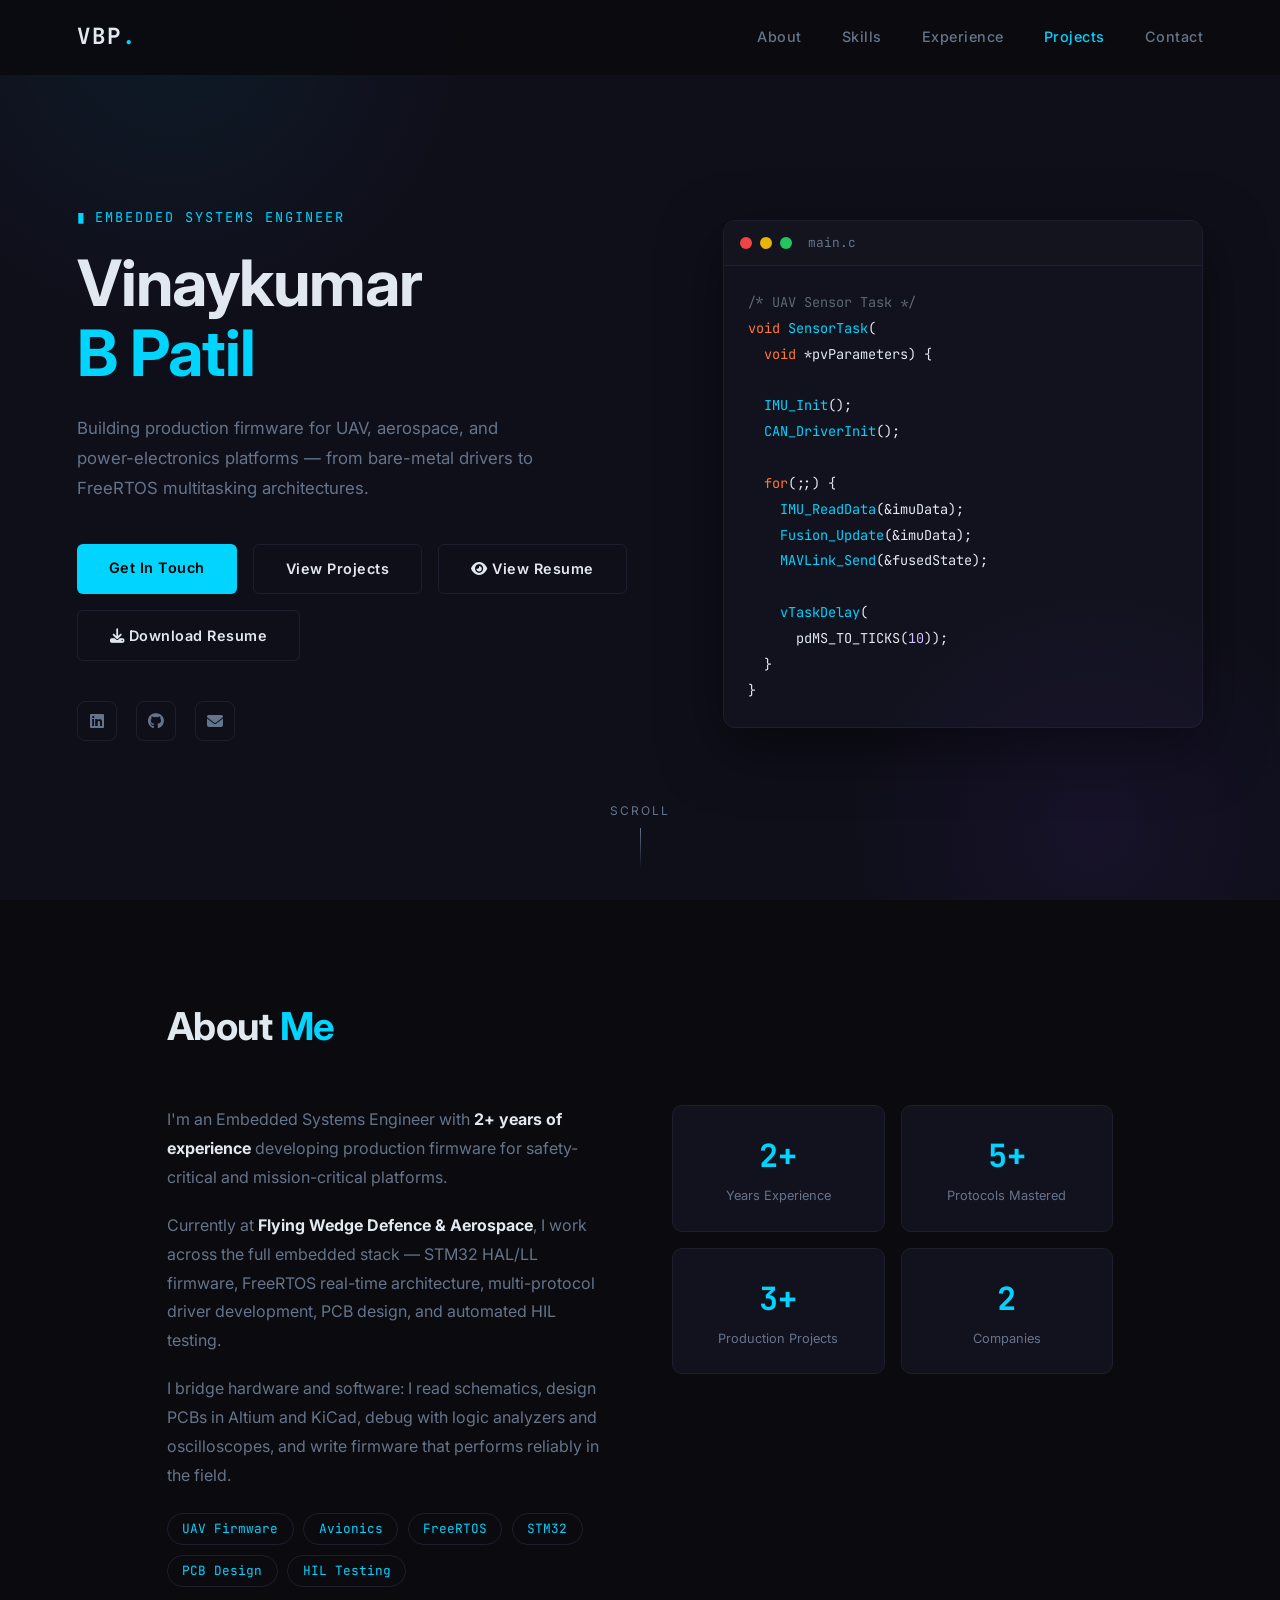
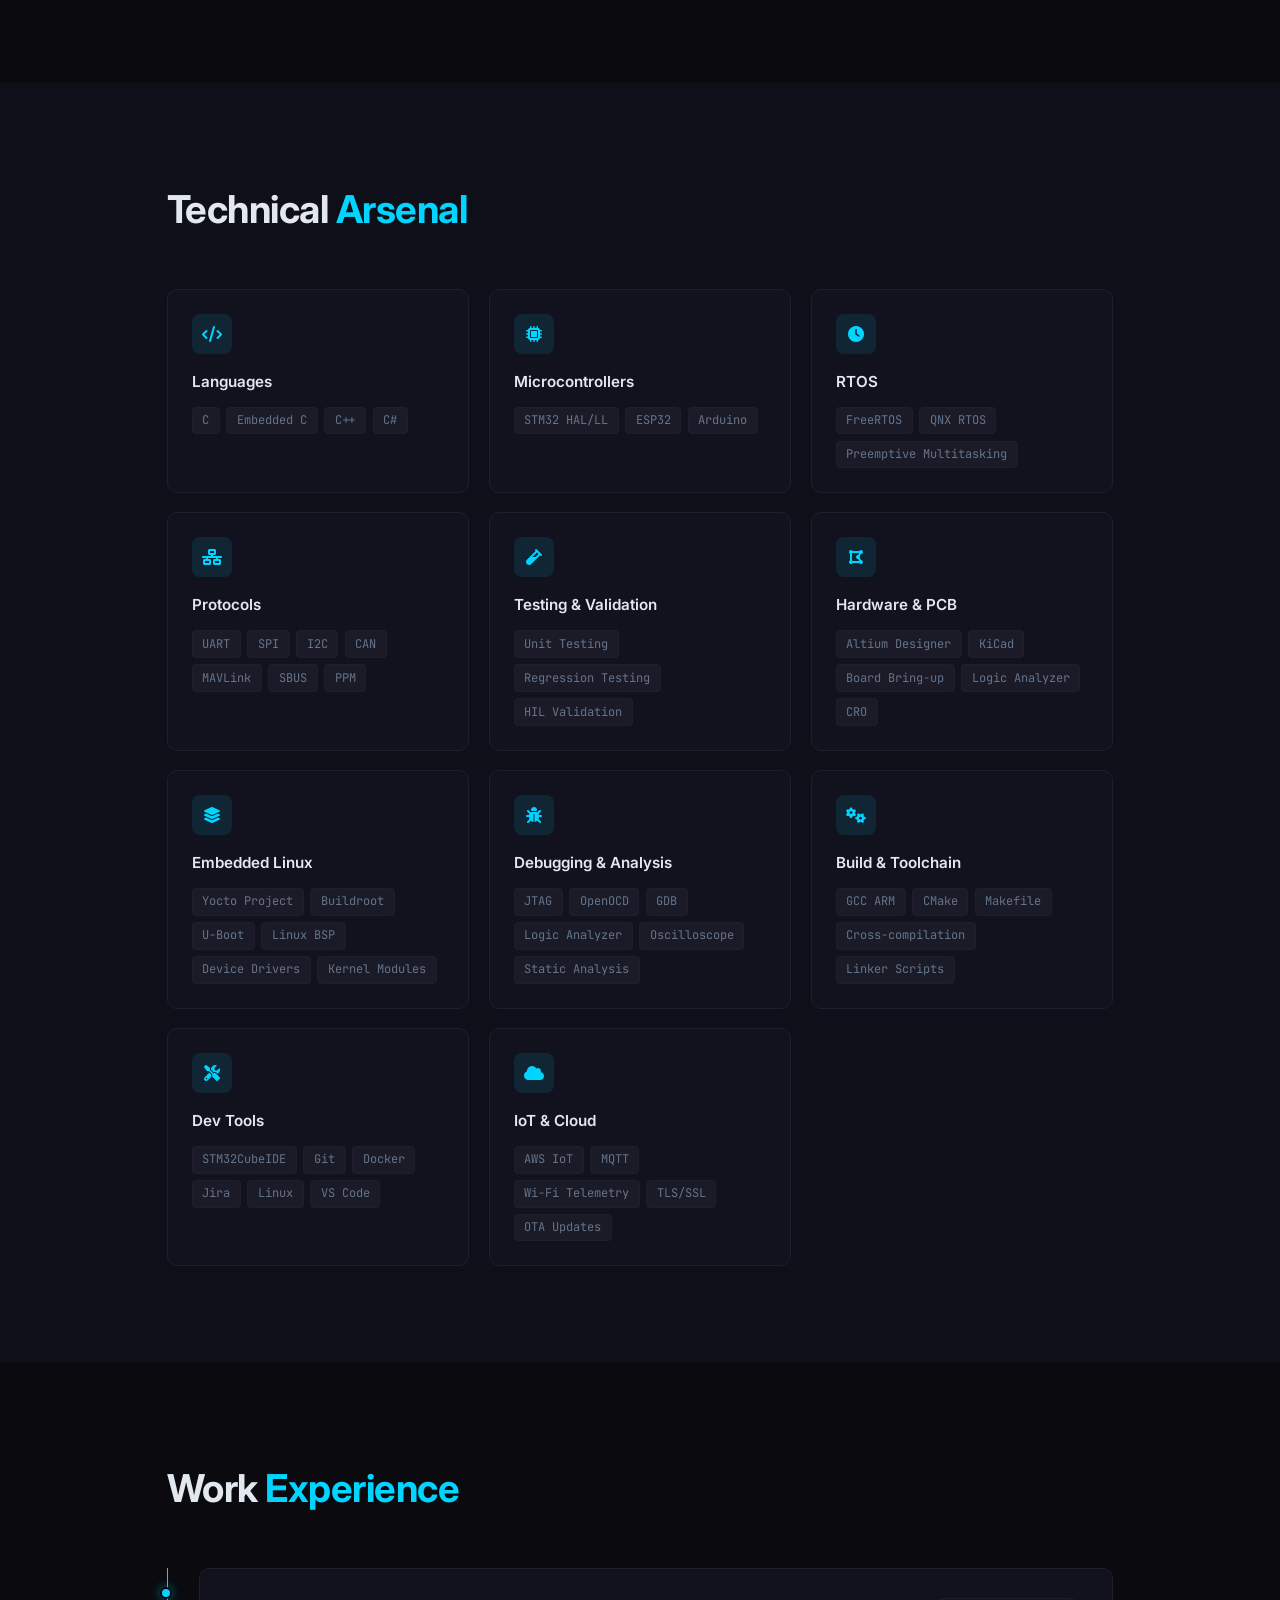
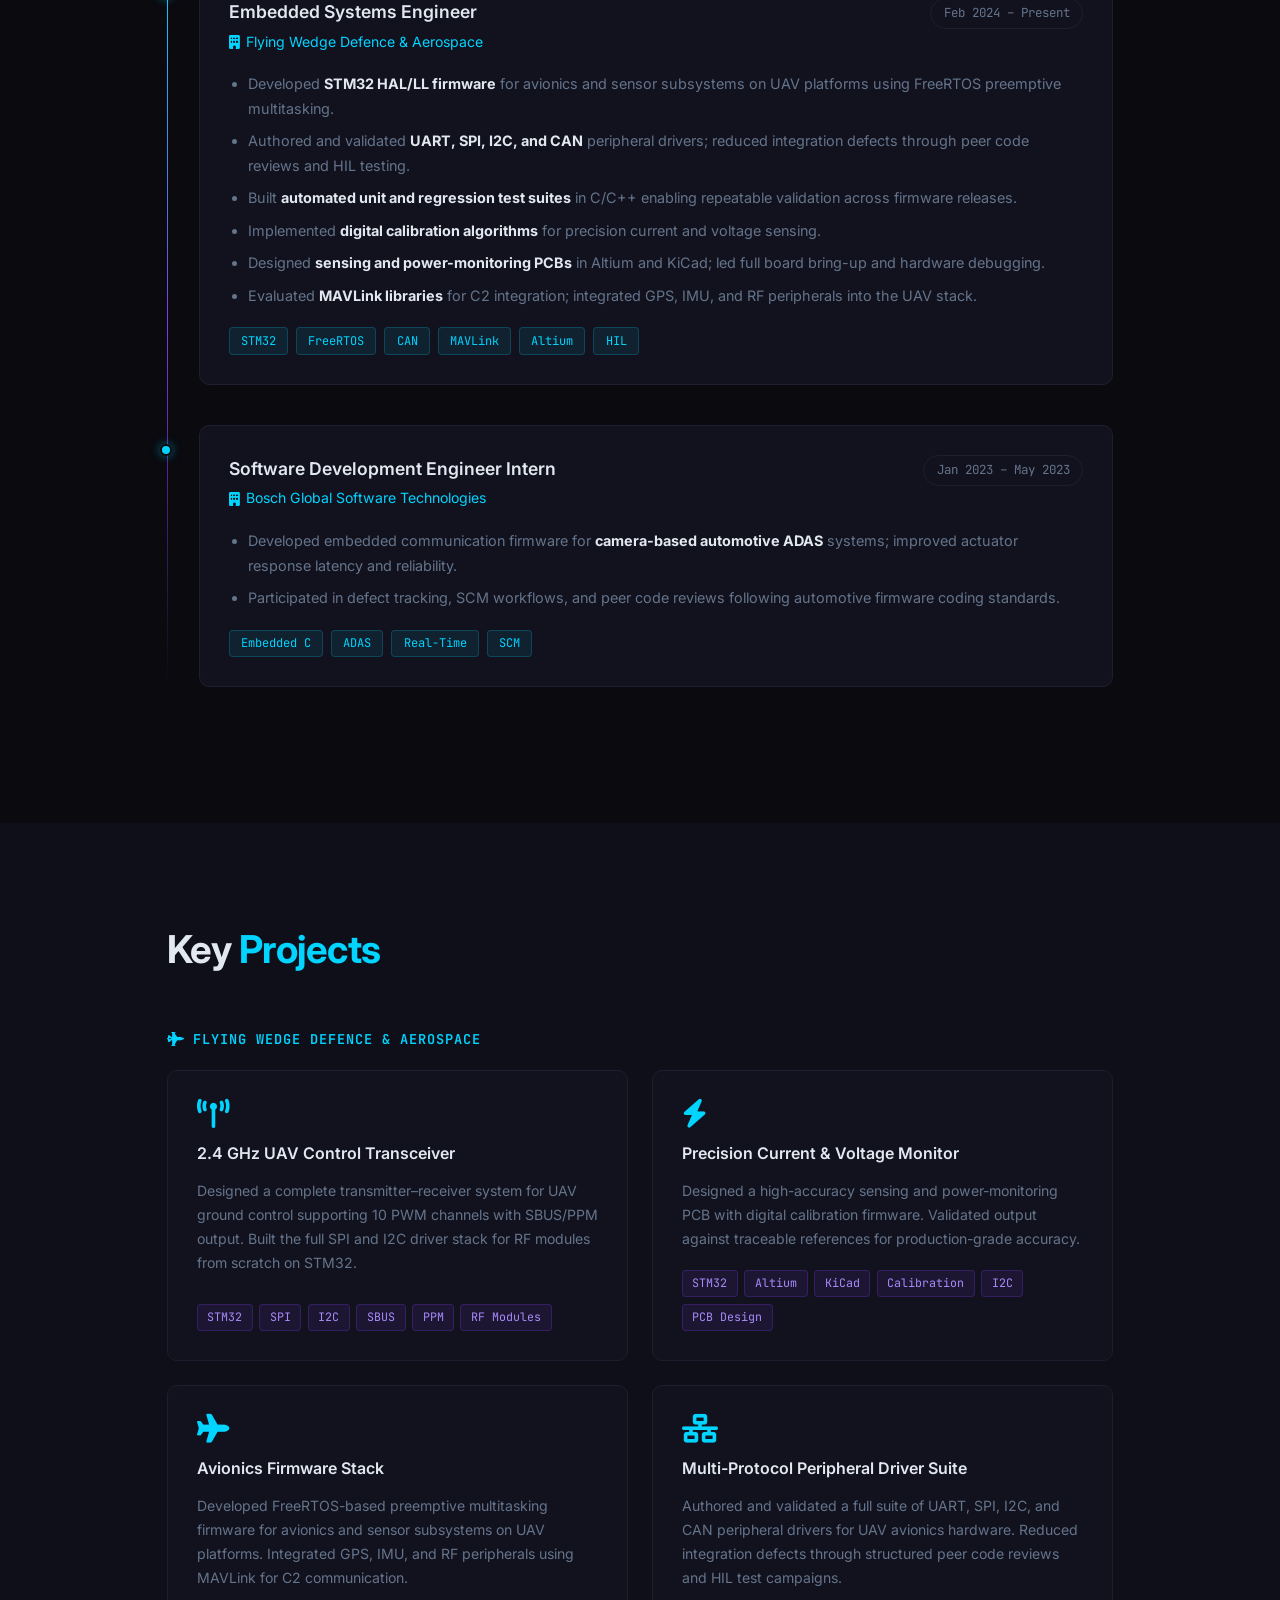
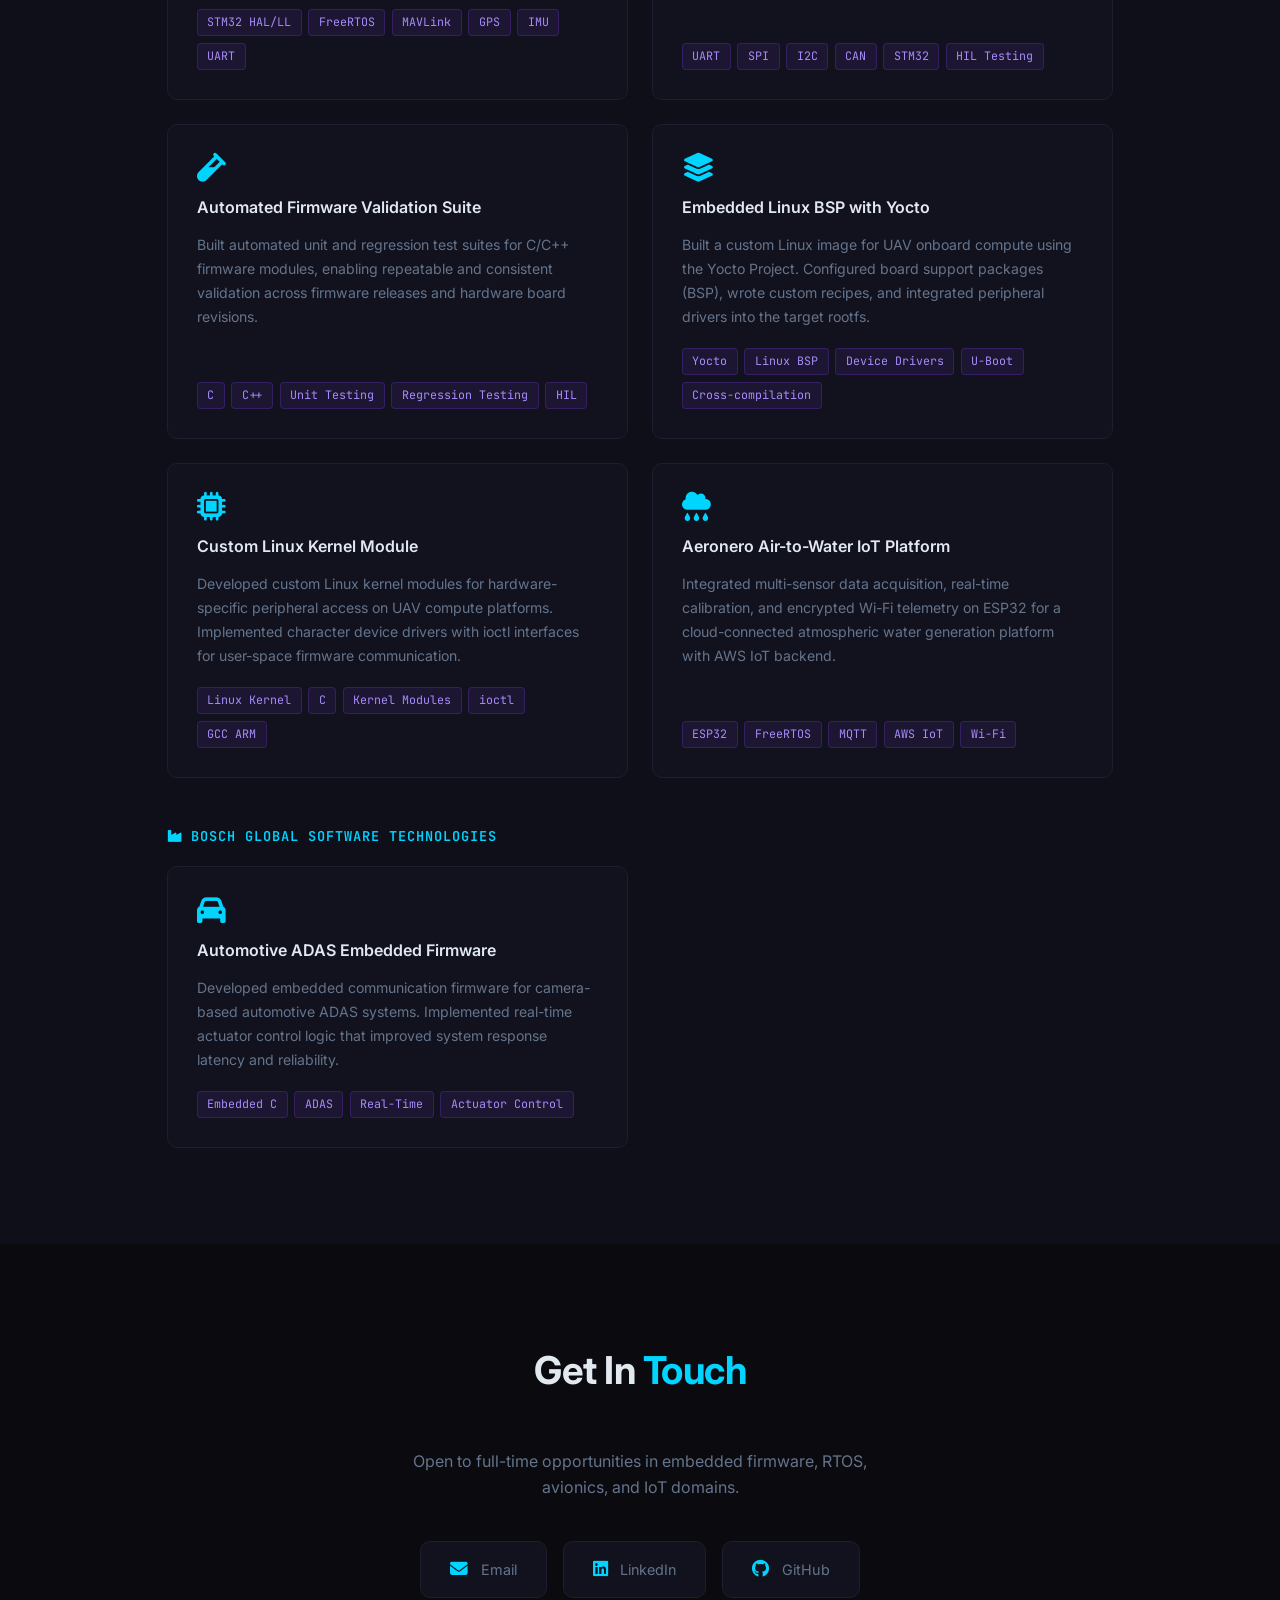
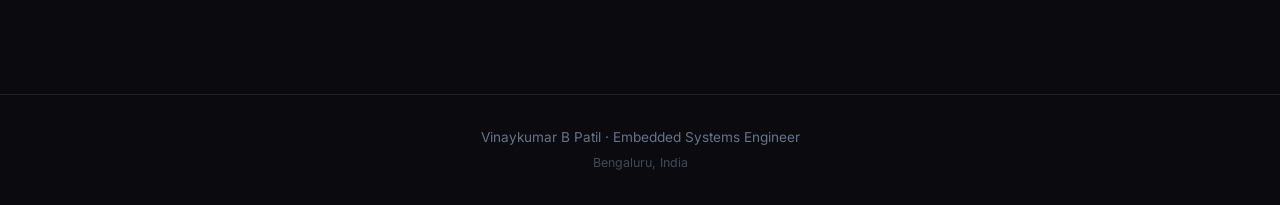
<file: index.html>
<!DOCTYPE html>
<html lang="en">
<head>
  <meta charset="UTF-8" />
  <meta name="viewport" content="width=device-width, initial-scale=1.0"/>
  <title>Vinaykumar B Patil | Embedded Systems Engineer</title>
  <link rel="stylesheet" href="style.css" />
  <link href="https://fonts.googleapis.com/css2?family=Inter:wght@300;400;500;600;700&family=JetBrains+Mono:wght@400;500&display=swap" rel="stylesheet"/>
  <link rel="stylesheet" href="https://cdnjs.cloudflare.com/ajax/libs/font-awesome/6.5.0/css/all.min.css"/>
</head>
<body>

  <!-- NAV -->
  <nav id="navbar">
    <div class="nav-logo">VBP<span class="dot">.</span></div>
    <ul class="nav-links">
      <li><a href="#about">About</a></li>
      <li><a href="#skills">Skills</a></li>
      <li><a href="#experience">Experience</a></li>
      <li><a href="#projects">Projects</a></li>
      <li><a href="#contact">Contact</a></li>
    </ul>
    <div class="hamburger" id="hamburger">
      <span></span><span></span><span></span>
    </div>
  </nav>

  <!-- HERO -->
  <section id="hero">
    <div class="hero-content">
      <p class="hero-tag"><span class="blink">▮</span> Embedded Systems Engineer</p>
      <h1>Vinaykumar<br><span class="accent">B Patil</span></h1>
      <p class="hero-sub">Building production firmware for UAV, aerospace, and power-electronics platforms — from bare-metal drivers to FreeRTOS multitasking architectures.</p>
      <div class="hero-btns">
        <a href="#contact" class="btn btn-primary">Get In Touch</a>
        <a href="#projects" class="btn btn-outline">View Projects</a>
        <a href="resume.html" class="btn btn-outline"><i class="fas fa-eye"></i> View Resume</a>
        <a href="Resume_Vinaykumar.pdf" download class="btn btn-outline"><i class="fas fa-download"></i> Download Resume</a>
      </div>
      <div class="hero-socials">
        <a href="https://linkedin.com/in/vinaykumar-b-patil-a30332217" target="_blank"><i class="fab fa-linkedin"></i></a>
        <a href="https://github.com/Vinaykumar-B-Patil" target="_blank"><i class="fab fa-github"></i></a>
        <a href="mailto:vinaykumarbpatil11@gmail.com"><i class="fas fa-envelope"></i></a>
      </div>
    </div>
    <div class="hero-visual">
      <div class="code-block">
        <div class="code-header">
          <span class="dot red"></span><span class="dot yellow"></span><span class="dot green"></span>
          <span class="code-title">main.c</span>
        </div>
        <pre><code><span class="cm">/* UAV Sensor Task */</span>
<span class="ck">void</span> <span class="cf">SensorTask</span>(
  <span class="ck">void</span> *pvParameters) {

  <span class="cf">IMU_Init</span>();
  <span class="cf">CAN_DriverInit</span>();

  <span class="ck">for</span>(;;) {
    <span class="cf">IMU_ReadData</span>(&amp;imuData);
    <span class="cf">Fusion_Update</span>(&amp;imuData);
    <span class="cf">MAVLink_Send</span>(&amp;fusedState);

    <span class="cf">vTaskDelay</span>(
      pdMS_TO_TICKS(<span class="cn">10</span>));
  }
}</code></pre>
      </div>
    </div>
    <div class="scroll-indicator">
      <span>Scroll</span>
      <div class="scroll-line"></div>
    </div>
  </section>

  <!-- ABOUT -->
  <section id="about">
    <div class="container">
      <h2 class="section-title">About <span class="accent">Me</span></h2>
      <div class="about-grid">
        <div class="about-text">
          <p>I'm an Embedded Systems Engineer with <strong>2+ years of experience</strong> developing production firmware for safety-critical and mission-critical platforms.</p>
          <p>Currently at <strong>Flying Wedge Defence & Aerospace</strong>, I work across the full embedded stack — STM32 HAL/LL firmware, FreeRTOS real-time architecture, multi-protocol driver development, PCB design, and automated HIL testing.</p>
          <p>I bridge hardware and software: I read schematics, design PCBs in Altium and KiCad, debug with logic analyzers and oscilloscopes, and write firmware that performs reliably in the field.</p>
          <div class="about-tags">
            <span>UAV Firmware</span>
            <span>Avionics</span>
            <span>FreeRTOS</span>
            <span>STM32</span>
            <span>PCB Design</span>
            <span>HIL Testing</span>
          </div>
        </div>
        <div class="about-stats">
          <div class="stat-card">
            <h3>2+</h3>
            <p>Years Experience</p>
          </div>
          <div class="stat-card">
            <h3>5+</h3>
            <p>Protocols Mastered</p>
          </div>
          <div class="stat-card">
            <h3>3+</h3>
            <p>Production Projects</p>
          </div>
          <div class="stat-card">
            <h3>2</h3>
            <p>Companies</p>
          </div>
        </div>
      </div>
    </div>
  </section>

  <!-- SKILLS -->
  <section id="skills">
    <div class="container">
      <h2 class="section-title">Technical <span class="accent">Arsenal</span></h2>
      <div class="skills-grid">
        <div class="skill-card">
          <div class="skill-icon"><i class="fas fa-code"></i></div>
          <h3>Languages</h3>
          <div class="skill-tags"><span>C</span><span>Embedded C</span><span>C++</span><span>C#</span></div>
        </div>
        <div class="skill-card">
          <div class="skill-icon"><i class="fas fa-microchip"></i></div>
          <h3>Microcontrollers</h3>
          <div class="skill-tags"><span>STM32 HAL/LL</span><span>ESP32</span><span>Arduino</span></div>
        </div>
        <div class="skill-card">
          <div class="skill-icon"><i class="fas fa-clock"></i></div>
          <h3>RTOS</h3>
          <div class="skill-tags"><span>FreeRTOS</span><span>QNX RTOS</span><span>Preemptive Multitasking</span></div>
        </div>
        <div class="skill-card">
          <div class="skill-icon"><i class="fas fa-network-wired"></i></div>
          <h3>Protocols</h3>
          <div class="skill-tags"><span>UART</span><span>SPI</span><span>I2C</span><span>CAN</span><span>MAVLink</span><span>SBUS</span><span>PPM</span></div>
        </div>
        <div class="skill-card">
          <div class="skill-icon"><i class="fas fa-vial"></i></div>
          <h3>Testing & Validation</h3>
          <div class="skill-tags"><span>Unit Testing</span><span>Regression Testing</span><span>HIL Validation</span></div>
        </div>
        <div class="skill-card">
          <div class="skill-icon"><i class="fas fa-draw-polygon"></i></div>
          <h3>Hardware & PCB</h3>
          <div class="skill-tags"><span>Altium Designer</span><span>KiCad</span><span>Board Bring-up</span><span>Logic Analyzer</span><span>CRO</span></div>
        </div>
        <div class="skill-card">
          <div class="skill-icon"><i class="fas fa-layer-group"></i></div>
          <h3>Embedded Linux</h3>
          <div class="skill-tags"><span>Yocto Project</span><span>Buildroot</span><span>U-Boot</span><span>Linux BSP</span><span>Device Drivers</span><span>Kernel Modules</span></div>
        </div>
        <div class="skill-card">
          <div class="skill-icon"><i class="fas fa-bug"></i></div>
          <h3>Debugging & Analysis</h3>
          <div class="skill-tags"><span>JTAG</span><span>OpenOCD</span><span>GDB</span><span>Logic Analyzer</span><span>Oscilloscope</span><span>Static Analysis</span></div>
        </div>
        <div class="skill-card">
          <div class="skill-icon"><i class="fas fa-cogs"></i></div>
          <h3>Build & Toolchain</h3>
          <div class="skill-tags"><span>GCC ARM</span><span>CMake</span><span>Makefile</span><span>Cross-compilation</span><span>Linker Scripts</span></div>
        </div>
        <div class="skill-card">
          <div class="skill-icon"><i class="fas fa-tools"></i></div>
          <h3>Dev Tools</h3>
          <div class="skill-tags"><span>STM32CubeIDE</span><span>Git</span><span>Docker</span><span>Jira</span><span>Linux</span><span>VS Code</span></div>
        </div>
        <div class="skill-card">
          <div class="skill-icon"><i class="fas fa-cloud"></i></div>
          <h3>IoT & Cloud</h3>
          <div class="skill-tags"><span>AWS IoT</span><span>MQTT</span><span>Wi-Fi Telemetry</span><span>TLS/SSL</span><span>OTA Updates</span></div>
        </div>
      </div>
    </div>
  </section>

  <!-- EXPERIENCE -->
  <section id="experience">
    <div class="container">
      <h2 class="section-title">Work <span class="accent">Experience</span></h2>
      <div class="timeline">
        <div class="timeline-item">
          <div class="timeline-dot"></div>
          <div class="timeline-card">
            <div class="timeline-header">
              <div>
                <h3>Embedded Systems Engineer</h3>
                <p class="company"><i class="fas fa-building"></i> Flying Wedge Defence & Aerospace</p>
              </div>
              <span class="timeline-date">Feb 2024 – Present</span>
            </div>
            <ul>
              <li>Developed <strong>STM32 HAL/LL firmware</strong> for avionics and sensor subsystems on UAV platforms using FreeRTOS preemptive multitasking.</li>
              <li>Authored and validated <strong>UART, SPI, I2C, and CAN</strong> peripheral drivers; reduced integration defects through peer code reviews and HIL testing.</li>
              <li>Built <strong>automated unit and regression test suites</strong> in C/C++ enabling repeatable validation across firmware releases.</li>
              <li>Implemented <strong>digital calibration algorithms</strong> for precision current and voltage sensing.</li>
              <li>Designed <strong>sensing and power-monitoring PCBs</strong> in Altium and KiCad; led full board bring-up and hardware debugging.</li>
              <li>Evaluated <strong>MAVLink libraries</strong> for C2 integration; integrated GPS, IMU, and RF peripherals into the UAV stack.</li>
            </ul>
            <div class="timeline-tags">
              <span>STM32</span><span>FreeRTOS</span><span>CAN</span><span>MAVLink</span><span>Altium</span><span>HIL</span>
            </div>
          </div>
        </div>
        <div class="timeline-item">
          <div class="timeline-dot"></div>
          <div class="timeline-card">
            <div class="timeline-header">
              <div>
                <h3>Software Development Engineer Intern</h3>
                <p class="company"><i class="fas fa-building"></i> Bosch Global Software Technologies</p>
              </div>
              <span class="timeline-date">Jan 2023 – May 2023</span>
            </div>
            <ul>
              <li>Developed embedded communication firmware for <strong>camera-based automotive ADAS</strong> systems; improved actuator response latency and reliability.</li>
              <li>Participated in defect tracking, SCM workflows, and peer code reviews following automotive firmware coding standards.</li>
            </ul>
            <div class="timeline-tags">
              <span>Embedded C</span><span>ADAS</span><span>Real-Time</span><span>SCM</span>
            </div>
          </div>
        </div>
      </div>
    </div>
  </section>

  <!-- PROJECTS -->
  <section id="projects">
    <div class="container">
      <h2 class="section-title">Key <span class="accent">Projects</span></h2>

      <p class="projects-company-label"><i class="fas fa-fighter-jet"></i> Flying Wedge Defence & Aerospace</p>
      <div class="projects-grid">

        <div class="project-card">
          <div class="project-top">
            <i class="fas fa-broadcast-tower project-icon"></i>
          </div>
          <h3>2.4 GHz UAV Control Transceiver</h3>
          <p>Designed a complete transmitter–receiver system for UAV ground control supporting 10 PWM channels with SBUS/PPM output. Built the full SPI and I2C driver stack for RF modules from scratch on STM32.</p>
          <div class="project-tags"><span>STM32</span><span>SPI</span><span>I2C</span><span>SBUS</span><span>PPM</span><span>RF Modules</span></div>
        </div>

        <div class="project-card">
          <div class="project-top">
            <i class="fas fa-bolt project-icon"></i>
          </div>
          <h3>Precision Current & Voltage Monitor</h3>
          <p>Designed a high-accuracy sensing and power-monitoring PCB with digital calibration firmware. Validated output against traceable references for production-grade accuracy.</p>
          <div class="project-tags"><span>STM32</span><span>Altium</span><span>KiCad</span><span>Calibration</span><span>I2C</span><span>PCB Design</span></div>
        </div>

        <div class="project-card">
          <div class="project-top">
            <i class="fas fa-plane project-icon"></i>
          </div>
          <h3>Avionics Firmware Stack</h3>
          <p>Developed FreeRTOS-based preemptive multitasking firmware for avionics and sensor subsystems on UAV platforms. Integrated GPS, IMU, and RF peripherals using MAVLink for C2 communication.</p>
          <div class="project-tags"><span>STM32 HAL/LL</span><span>FreeRTOS</span><span>MAVLink</span><span>GPS</span><span>IMU</span><span>UART</span></div>
        </div>

        <div class="project-card">
          <div class="project-top">
            <i class="fas fa-network-wired project-icon"></i>
          </div>
          <h3>Multi-Protocol Peripheral Driver Suite</h3>
          <p>Authored and validated a full suite of UART, SPI, I2C, and CAN peripheral drivers for UAV avionics hardware. Reduced integration defects through structured peer code reviews and HIL test campaigns.</p>
          <div class="project-tags"><span>UART</span><span>SPI</span><span>I2C</span><span>CAN</span><span>STM32</span><span>HIL Testing</span></div>
        </div>

        <div class="project-card">
          <div class="project-top">
            <i class="fas fa-vial project-icon"></i>
          </div>
          <h3>Automated Firmware Validation Suite</h3>
          <p>Built automated unit and regression test suites for C/C++ firmware modules, enabling repeatable and consistent validation across firmware releases and hardware board revisions.</p>
          <div class="project-tags"><span>C</span><span>C++</span><span>Unit Testing</span><span>Regression Testing</span><span>HIL</span></div>
        </div>

        <div class="project-card">
          <div class="project-top">
            <i class="fas fa-layer-group project-icon"></i>
          </div>
          <h3>Embedded Linux BSP with Yocto</h3>
          <p>Built a custom Linux image for UAV onboard compute using the Yocto Project. Configured board support packages (BSP), wrote custom recipes, and integrated peripheral drivers into the target rootfs.</p>
          <div class="project-tags"><span>Yocto</span><span>Linux BSP</span><span>Device Drivers</span><span>U-Boot</span><span>Cross-compilation</span></div>
        </div>

        <div class="project-card">
          <div class="project-top">
            <i class="fas fa-microchip project-icon"></i>
          </div>
          <h3>Custom Linux Kernel Module</h3>
          <p>Developed custom Linux kernel modules for hardware-specific peripheral access on UAV compute platforms. Implemented character device drivers with ioctl interfaces for user-space firmware communication.</p>
          <div class="project-tags"><span>Linux Kernel</span><span>C</span><span>Kernel Modules</span><span>ioctl</span><span>GCC ARM</span></div>
        </div>

        <div class="project-card">
          <div class="project-top">
            <i class="fas fa-cloud-rain project-icon"></i>
          </div>
          <h3>Aeronero Air-to-Water IoT Platform</h3>
          <p>Integrated multi-sensor data acquisition, real-time calibration, and encrypted Wi-Fi telemetry on ESP32 for a cloud-connected atmospheric water generation platform with AWS IoT backend.</p>
          <div class="project-tags"><span>ESP32</span><span>FreeRTOS</span><span>MQTT</span><span>AWS IoT</span><span>Wi-Fi</span></div>
        </div>

      </div>

      <p class="projects-company-label" style="margin-top:3rem;"><i class="fas fa-industry"></i> Bosch Global Software Technologies</p>
      <div class="projects-grid">

        <div class="project-card">
          <div class="project-top">
            <i class="fas fa-car project-icon"></i>
          </div>
          <h3>Automotive ADAS Embedded Firmware</h3>
          <p>Developed embedded communication firmware for camera-based automotive ADAS systems. Implemented real-time actuator control logic that improved system response latency and reliability.</p>
          <div class="project-tags"><span>Embedded C</span><span>ADAS</span><span>Real-Time</span><span>Actuator Control</span></div>
        </div>



      </div>
    </div>
  </section>

  <!-- CONTACT -->
  <section id="contact">
    <div class="container">
      <h2 class="section-title">Get In <span class="accent">Touch</span></h2>
      <p class="contact-sub">Open to full-time opportunities in embedded firmware, RTOS, avionics, and IoT domains.</p>
      <div class="contact-cards">
        <a href="mailto:vinaykumarbpatil11@gmail.com" class="contact-card">
          <i class="fas fa-envelope"></i>
          <span>Email</span>
        </a>
        <a href="https://linkedin.com/in/vinaykumar-b-patil-a30332217" target="_blank" class="contact-card">
          <i class="fab fa-linkedin"></i>
          <span>LinkedIn</span>
        </a>
        <a href="https://github.com/Vinaykumar-B-Patil" target="_blank" class="contact-card">
          <i class="fab fa-github"></i>
          <span>GitHub</span>
        </a>
      </div>
    </div>
  </section>

  <!-- FOOTER -->
  <footer>
    <p>Vinaykumar B Patil · Embedded Systems Engineer</p>
    <p class="footer-sub">Bengaluru, India</p>
  </footer>

  <script src="script.js"></script>
</body>
</html>
</file>
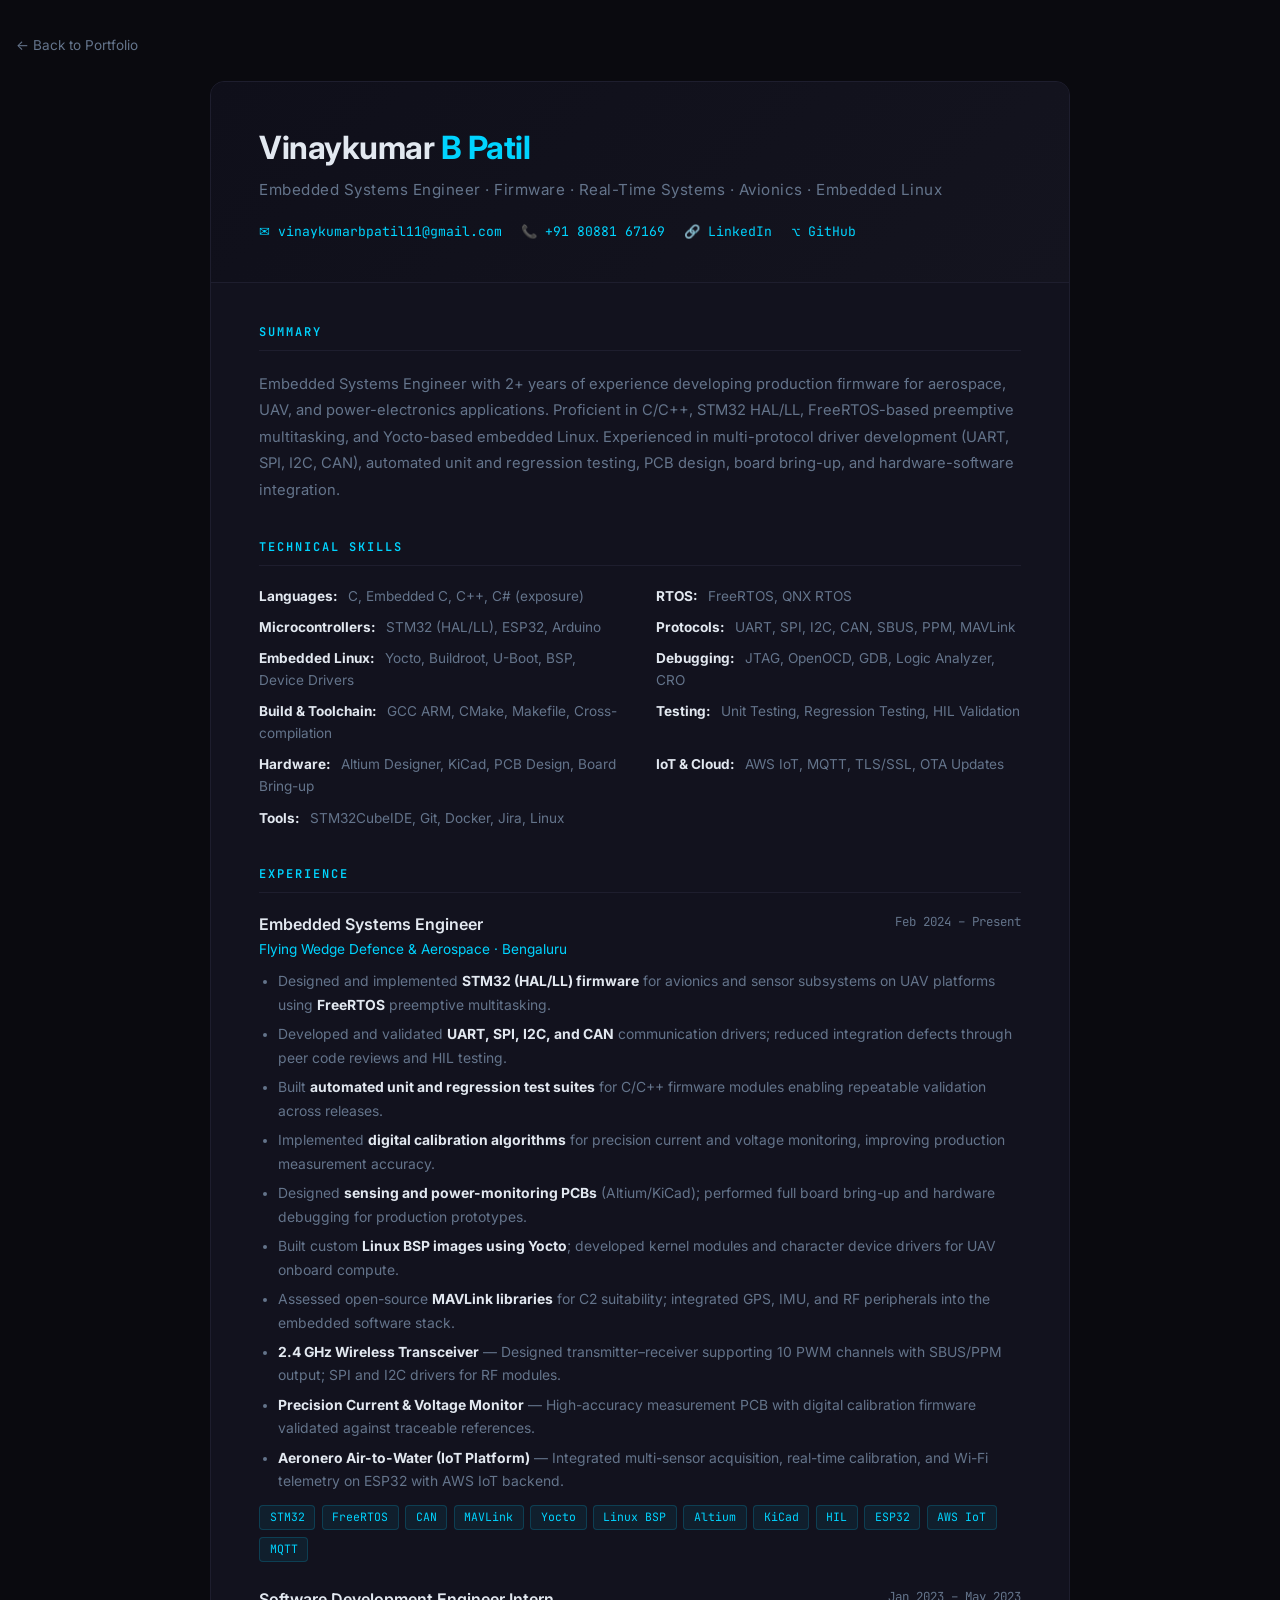
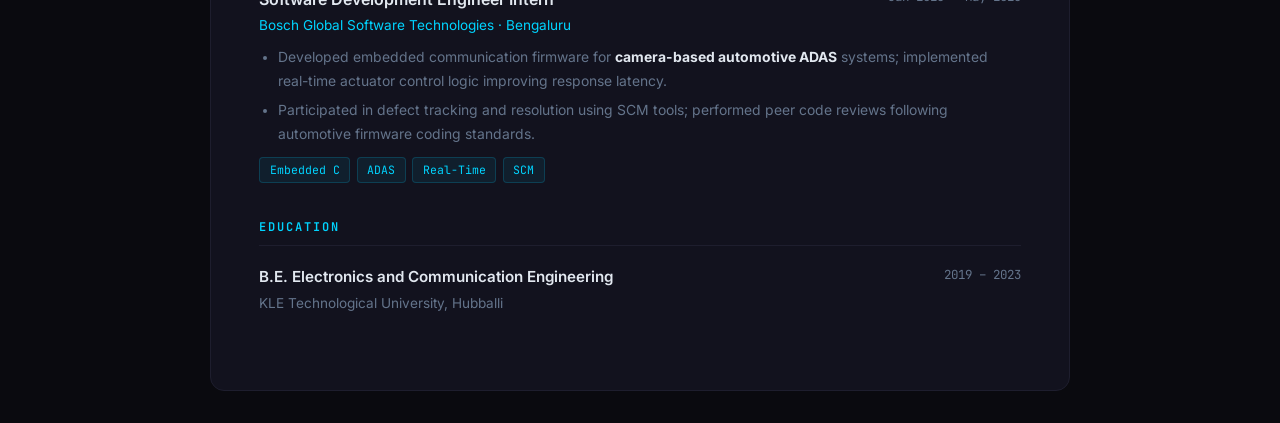
<file: resume.html>
<!DOCTYPE html>
<html lang="en">
<head>
  <meta charset="UTF-8"/>
  <meta name="viewport" content="width=device-width, initial-scale=1.0"/>
  <title>Resume — Vinaykumar B Patil</title>
  <link href="https://fonts.googleapis.com/css2?family=Inter:wght@300;400;500;600;700&family=JetBrains+Mono:wght@400;500&display=swap" rel="stylesheet"/>
  <style>
    *, *::before, *::after { margin: 0; padding: 0; box-sizing: border-box; }

    :root {
      --bg: #0a0a0f;
      --card: #12121e;
      --border: #1e1e2e;
      --accent: #00d4ff;
      --accent2: #7c3aed;
      --text: #e2e8f0;
      --muted: #64748b;
      --font: 'Inter', sans-serif;
      --mono: 'JetBrains Mono', monospace;
    }

    body {
      background: var(--bg);
      color: var(--text);
      font-family: var(--font);
      line-height: 1.6;
      padding: 2rem 1rem;
    }

    .resume-wrap {
      max-width: 860px;
      margin: 0 auto;
      background: var(--card);
      border: 1px solid var(--border);
      border-radius: 14px;
      overflow: hidden;
    }

    /* HEADER */
    .resume-header {
      background: linear-gradient(135deg, #0f0f1a, #14141f);
      padding: 2.5rem 3rem;
      border-bottom: 1px solid var(--border);
    }

    .resume-header h1 {
      font-size: 2rem;
      font-weight: 700;
      letter-spacing: -0.5px;
    }

    .resume-header h1 span { color: var(--accent); }

    .resume-header h2 {
      font-size: 0.95rem;
      font-weight: 400;
      color: var(--muted);
      margin-top: 0.3rem;
      letter-spacing: 0.5px;
    }

    .resume-contacts {
      display: flex;
      flex-wrap: wrap;
      gap: 1.2rem;
      margin-top: 1.2rem;
    }

    .resume-contacts a {
      font-size: 0.82rem;
      color: var(--accent);
      text-decoration: none;
      font-family: var(--mono);
      display: flex;
      align-items: center;
      gap: 0.4rem;
    }

    .resume-contacts a:hover { text-decoration: underline; }

    /* BODY */
    .resume-body { padding: 2.5rem 3rem; }

    .r-section { margin-bottom: 2.2rem; }

    .r-section-title {
      font-size: 0.75rem;
      font-weight: 600;
      letter-spacing: 2px;
      text-transform: uppercase;
      color: var(--accent);
      font-family: var(--mono);
      border-bottom: 1px solid var(--border);
      padding-bottom: 0.5rem;
      margin-bottom: 1.2rem;
    }

    .r-summary {
      color: var(--muted);
      font-size: 0.92rem;
      line-height: 1.8;
    }

    /* Skills grid */
    .r-skills-grid {
      display: grid;
      grid-template-columns: repeat(2, 1fr);
      gap: 0.6rem 2rem;
    }

    .r-skill-row { font-size: 0.85rem; color: var(--muted); }
    .r-skill-row strong { color: var(--text); margin-right: 0.4rem; }

    /* Experience */
    .r-job { margin-bottom: 1.6rem; }

    .r-job-header {
      display: flex;
      justify-content: space-between;
      align-items: flex-start;
      flex-wrap: wrap;
      gap: 0.3rem;
      margin-bottom: 0.6rem;
    }

    .r-job-title { font-size: 1rem; font-weight: 600; }
    .r-job-company { font-size: 0.85rem; color: var(--accent); margin-top: 0.1rem; }
    .r-job-date {
      font-family: var(--mono);
      font-size: 0.78rem;
      color: var(--muted);
      white-space: nowrap;
    }

    .r-job ul { padding-left: 1.2rem; list-style: disc; }
    .r-job ul li {
      font-size: 0.87rem;
      color: var(--muted);
      margin-bottom: 0.35rem;
      line-height: 1.7;
    }
    .r-job ul li strong { color: var(--text); }

    .r-tags { display: flex; flex-wrap: wrap; gap: 0.4rem; margin-top: 0.7rem; }
    .r-tags span {
      padding: 0.15rem 0.6rem;
      background: rgba(0,212,255,0.07);
      border: 1px solid rgba(0,212,255,0.18);
      border-radius: 4px;
      font-size: 0.72rem;
      color: var(--accent);
      font-family: var(--mono);
    }

    /* Education */
    .r-edu {
      display: flex;
      justify-content: space-between;
      flex-wrap: wrap;
      gap: 0.3rem;
    }
    .r-edu-title { font-size: 0.95rem; font-weight: 600; }
    .r-edu-sub { font-size: 0.85rem; color: var(--muted); margin-top: 0.2rem; }
    .r-edu-date { font-family: var(--mono); font-size: 0.78rem; color: var(--muted); }

    /* Back link */
    .back-link {
      display: inline-flex;
      align-items: center;
      gap: 0.5rem;
      color: var(--muted);
      font-size: 0.85rem;
      text-decoration: none;
      margin-bottom: 1.5rem;
      transition: color 0.2s;
    }
    .back-link:hover { color: var(--accent); }

    @media print {
      body { background: #fff; color: #000; padding: 0; }
      .resume-wrap { border: none; border-radius: 0; }
      .resume-header { background: #f8f9fa; }
      .back-link { display: none; }
      :root { --accent: #0066cc; --muted: #555; --text: #111; --card: #fff; --border: #ddd; }
    }

    @media (max-width: 600px) {
      .resume-header, .resume-body { padding: 1.5rem; }
      .r-skills-grid { grid-template-columns: 1fr; }
    }
  </style>
</head>
<body>

  <a href="index.html" class="back-link">← Back to Portfolio</a>

  <div class="resume-wrap">

    <div class="resume-header">
      <h1>Vinaykumar <span>B Patil</span></h1>
      <h2>Embedded Systems Engineer · Firmware · Real-Time Systems · Avionics · Embedded Linux</h2>
      <div class="resume-contacts">
        <a href="mailto:vinaykumarbpatil11@gmail.com">✉ vinaykumarbpatil11@gmail.com</a>
        <a href="tel:+918088167169">📞 +91 80881 67169</a>
        <a href="https://linkedin.com/in/vinaykumar-b-patil-a30332217" target="_blank">🔗 LinkedIn</a>
        <a href="https://github.com/Vinaykumar-B-Patil" target="_blank">⌥ GitHub</a>
      </div>
    </div>

    <div class="resume-body">

      <div class="r-section">
        <div class="r-section-title">Summary</div>
        <p class="r-summary">Embedded Systems Engineer with 2+ years of experience developing production firmware for aerospace, UAV, and power-electronics applications. Proficient in C/C++, STM32 HAL/LL, FreeRTOS-based preemptive multitasking, and Yocto-based embedded Linux. Experienced in multi-protocol driver development (UART, SPI, I2C, CAN), automated unit and regression testing, PCB design, board bring-up, and hardware-software integration.</p>
      </div>

      <div class="r-section">
        <div class="r-section-title">Technical Skills</div>
        <div class="r-skills-grid">
          <div class="r-skill-row"><strong>Languages:</strong> C, Embedded C, C++, C# (exposure)</div>
          <div class="r-skill-row"><strong>RTOS:</strong> FreeRTOS, QNX RTOS</div>
          <div class="r-skill-row"><strong>Microcontrollers:</strong> STM32 (HAL/LL), ESP32, Arduino</div>
          <div class="r-skill-row"><strong>Protocols:</strong> UART, SPI, I2C, CAN, SBUS, PPM, MAVLink</div>
          <div class="r-skill-row"><strong>Embedded Linux:</strong> Yocto, Buildroot, U-Boot, BSP, Device Drivers</div>
          <div class="r-skill-row"><strong>Debugging:</strong> JTAG, OpenOCD, GDB, Logic Analyzer, CRO</div>
          <div class="r-skill-row"><strong>Build & Toolchain:</strong> GCC ARM, CMake, Makefile, Cross-compilation</div>
          <div class="r-skill-row"><strong>Testing:</strong> Unit Testing, Regression Testing, HIL Validation</div>
          <div class="r-skill-row"><strong>Hardware:</strong> Altium Designer, KiCad, PCB Design, Board Bring-up</div>
          <div class="r-skill-row"><strong>IoT & Cloud:</strong> AWS IoT, MQTT, TLS/SSL, OTA Updates</div>
          <div class="r-skill-row"><strong>Tools:</strong> STM32CubeIDE, Git, Docker, Jira, Linux</div>
        </div>
      </div>

      <div class="r-section">
        <div class="r-section-title">Experience</div>

        <div class="r-job">
          <div class="r-job-header">
            <div>
              <div class="r-job-title">Embedded Systems Engineer</div>
              <div class="r-job-company">Flying Wedge Defence & Aerospace · Bengaluru</div>
            </div>
            <div class="r-job-date">Feb 2024 – Present</div>
          </div>
          <ul>
            <li>Designed and implemented <strong>STM32 (HAL/LL) firmware</strong> for avionics and sensor subsystems on UAV platforms using <strong>FreeRTOS</strong> preemptive multitasking.</li>
            <li>Developed and validated <strong>UART, SPI, I2C, and CAN</strong> communication drivers; reduced integration defects through peer code reviews and HIL testing.</li>
            <li>Built <strong>automated unit and regression test suites</strong> for C/C++ firmware modules enabling repeatable validation across releases.</li>
            <li>Implemented <strong>digital calibration algorithms</strong> for precision current and voltage monitoring, improving production measurement accuracy.</li>
            <li>Designed <strong>sensing and power-monitoring PCBs</strong> (Altium/KiCad); performed full board bring-up and hardware debugging for production prototypes.</li>
            <li>Built custom <strong>Linux BSP images using Yocto</strong>; developed kernel modules and character device drivers for UAV onboard compute.</li>
            <li>Assessed open-source <strong>MAVLink libraries</strong> for C2 suitability; integrated GPS, IMU, and RF peripherals into the embedded software stack.</li>
            <li><strong>2.4 GHz Wireless Transceiver</strong> — Designed transmitter–receiver supporting 10 PWM channels with SBUS/PPM output; SPI and I2C drivers for RF modules.</li>
            <li><strong>Precision Current & Voltage Monitor</strong> — High-accuracy measurement PCB with digital calibration firmware validated against traceable references.</li>
            <li><strong>Aeronero Air-to-Water (IoT Platform)</strong> — Integrated multi-sensor acquisition, real-time calibration, and Wi-Fi telemetry on ESP32 with AWS IoT backend.</li>
          </ul>
          <div class="r-tags">
            <span>STM32</span><span>FreeRTOS</span><span>CAN</span><span>MAVLink</span><span>Yocto</span><span>Linux BSP</span><span>Altium</span><span>KiCad</span><span>HIL</span><span>ESP32</span><span>AWS IoT</span><span>MQTT</span>
          </div>
        </div>

        <div class="r-job">
          <div class="r-job-header">
            <div>
              <div class="r-job-title">Software Development Engineer Intern</div>
              <div class="r-job-company">Bosch Global Software Technologies · Bengaluru</div>
            </div>
            <div class="r-job-date">Jan 2023 – May 2023</div>
          </div>
          <ul>
            <li>Developed embedded communication firmware for <strong>camera-based automotive ADAS</strong> systems; implemented real-time actuator control logic improving response latency.</li>
            <li>Participated in defect tracking and resolution using SCM tools; performed peer code reviews following automotive firmware coding standards.</li>
          </ul>
          <div class="r-tags">
            <span>Embedded C</span><span>ADAS</span><span>Real-Time</span><span>SCM</span>
          </div>
        </div>
      </div>

      <div class="r-section">
        <div class="r-section-title">Education</div>
        <div class="r-edu">
          <div>
            <div class="r-edu-title">B.E. Electronics and Communication Engineering</div>
            <div class="r-edu-sub">KLE Technological University, Hubballi</div>
          </div>
          <div class="r-edu-date">2019 – 2023</div>
        </div>
      </div>

    </div>
  </div>

</body>
</html>
</file>
<file: style.css>
/* ============================
   RESET & BASE
============================ */
*, *::before, *::after { margin: 0; padding: 0; box-sizing: border-box; }

:root {
  --bg:        #0a0a0f;
  --bg2:       #0f0f1a;
  --bg3:       #14141f;
  --card:      #12121e;
  --border:    #1e1e2e;
  --accent:    #00d4ff;
  --accent2:   #7c3aed;
  --text:      #e2e8f0;
  --muted:     #64748b;
  --green:     #22c55e;
  --yellow:    #eab308;
  --red:       #ef4444;
  --font:      'Inter', sans-serif;
  --mono:      'JetBrains Mono', monospace;
}

html { scroll-behavior: smooth; }

body {
  background: var(--bg);
  color: var(--text);
  font-family: var(--font);
  line-height: 1.6;
  overflow-x: hidden;
}

a { text-decoration: none; color: inherit; }
ul { list-style: none; }

/* ============================
   SCROLLBAR
============================ */
::-webkit-scrollbar { width: 6px; }
::-webkit-scrollbar-track { background: var(--bg); }
::-webkit-scrollbar-thumb { background: var(--accent2); border-radius: 3px; }

/* ============================
   NAV
============================ */
#navbar {
  position: fixed;
  top: 0; left: 0; right: 0;
  z-index: 1000;
  display: flex;
  align-items: center;
  justify-content: space-between;
  padding: 1.2rem 6%;
  background: rgba(10,10,15,0.85);
  backdrop-filter: blur(12px);
  border-bottom: 1px solid transparent;
  transition: border-color 0.3s, background 0.3s;
}

#navbar.scrolled {
  border-color: var(--border);
  background: rgba(10,10,15,0.97);
}

.nav-logo {
  font-family: var(--mono);
  font-size: 1.4rem;
  font-weight: 700;
  color: var(--text);
  letter-spacing: 2px;
}

.nav-logo .dot { color: var(--accent); }

.nav-links { display: flex; gap: 2.5rem; }

.nav-links a {
  font-size: 0.9rem;
  font-weight: 500;
  color: var(--muted);
  letter-spacing: 0.5px;
  transition: color 0.2s;
  position: relative;
}

.nav-links a::after {
  content: '';
  position: absolute;
  bottom: -4px; left: 0;
  width: 0; height: 1px;
  background: var(--accent);
  transition: width 0.3s;
}

.nav-links a:hover { color: var(--accent); }
.nav-links a:hover::after { width: 100%; }

.hamburger { display: none; flex-direction: column; gap: 5px; cursor: pointer; }
.hamburger span { display: block; width: 24px; height: 2px; background: var(--text); transition: 0.3s; }

/* ============================
   HERO
============================ */
#hero {
  min-height: 100vh;
  display: flex;
  align-items: center;
  justify-content: space-between;
  padding: 7rem 6% 4rem;
  gap: 3rem;
  position: relative;
  overflow: hidden;
}

#hero::before {
  content: '';
  position: absolute;
  top: -30%;
  left: -10%;
  width: 600px;
  height: 600px;
  background: radial-gradient(circle, rgba(0,212,255,0.06) 0%, transparent 70%);
  pointer-events: none;
}

#hero::after {
  content: '';
  position: absolute;
  bottom: -20%;
  right: -5%;
  width: 500px;
  height: 500px;
  background: radial-gradient(circle, rgba(124,58,237,0.07) 0%, transparent 70%);
  pointer-events: none;
}

.hero-content { flex: 1; max-width: 560px; }

.hero-tag {
  font-family: var(--mono);
  font-size: 0.85rem;
  color: var(--accent);
  letter-spacing: 2px;
  text-transform: uppercase;
  margin-bottom: 1.2rem;
  display: flex;
  align-items: center;
  gap: 0.5rem;
}

.blink {
  animation: blink 1s step-end infinite;
  color: var(--accent);
}
@keyframes blink { 0%,100%{opacity:1} 50%{opacity:0} }

.hero-content h1 {
  font-size: clamp(2.8rem, 5vw, 4.5rem);
  font-weight: 700;
  line-height: 1.1;
  letter-spacing: -1px;
  margin-bottom: 1.5rem;
}

.accent { color: var(--accent); }

.hero-sub {
  font-size: 1.05rem;
  color: var(--muted);
  line-height: 1.8;
  margin-bottom: 2.5rem;
  max-width: 480px;
}

.hero-btns { display: flex; gap: 1rem; flex-wrap: wrap; margin-bottom: 2.5rem; }

.btn {
  padding: 0.8rem 2rem;
  border-radius: 6px;
  font-size: 0.9rem;
  font-weight: 600;
  letter-spacing: 0.5px;
  transition: all 0.25s;
  cursor: pointer;
}

.btn-primary {
  background: var(--accent);
  color: #000;
}
.btn-primary:hover {
  background: #00b8d9;
  transform: translateY(-2px);
  box-shadow: 0 8px 24px rgba(0,212,255,0.25);
}

.btn-outline {
  border: 1px solid var(--border);
  color: var(--text);
  background: transparent;
}
.btn-outline:hover {
  border-color: var(--accent);
  color: var(--accent);
  transform: translateY(-2px);
}

.hero-socials { display: flex; gap: 1.2rem; }
.hero-socials a {
  width: 40px; height: 40px;
  border: 1px solid var(--border);
  border-radius: 8px;
  display: flex; align-items: center; justify-content: center;
  color: var(--muted);
  font-size: 1rem;
  transition: all 0.25s;
}
.hero-socials a:hover {
  border-color: var(--accent);
  color: var(--accent);
  transform: translateY(-2px);
}

/* Code Block */
.hero-visual { flex: 1; max-width: 480px; }

.code-block {
  background: var(--card);
  border: 1px solid var(--border);
  border-radius: 12px;
  overflow: hidden;
  box-shadow: 0 20px 60px rgba(0,0,0,0.5);
}

.code-header {
  background: var(--bg3);
  padding: 0.75rem 1rem;
  display: flex;
  align-items: center;
  gap: 0.5rem;
  border-bottom: 1px solid var(--border);
}

.code-header .dot {
  width: 12px; height: 12px;
  border-radius: 50%;
}
.dot.red    { background: var(--red); }
.dot.yellow { background: var(--yellow); }
.dot.green  { background: var(--green); }

.code-title {
  font-family: var(--mono);
  font-size: 0.8rem;
  color: var(--muted);
  margin-left: 0.5rem;
}

.code-block pre {
  padding: 1.5rem;
  overflow-x: auto;
}

.code-block code {
  font-family: var(--mono);
  font-size: 0.85rem;
  line-height: 1.9;
}

.cm { color: #5c6773; }
.ck { color: #ff7733; }
.cf { color: #00d4ff; }
.cn { color: #d4bfff; }

/* Scroll Indicator */
.scroll-indicator {
  position: absolute;
  bottom: 2rem;
  left: 50%;
  transform: translateX(-50%);
  display: flex;
  flex-direction: column;
  align-items: center;
  gap: 0.5rem;
  color: var(--muted);
  font-size: 0.75rem;
  letter-spacing: 2px;
  text-transform: uppercase;
}

.scroll-line {
  width: 1px;
  height: 40px;
  background: linear-gradient(to bottom, var(--muted), transparent);
  animation: scrollPulse 1.5s ease-in-out infinite;
}
@keyframes scrollPulse { 0%,100%{opacity:0.3} 50%{opacity:1} }

/* ============================
   SECTIONS
============================ */
section { padding: 6rem 0; }
section:nth-child(even) { background: var(--bg2); }

.container { max-width: 1100px; margin: 0 auto; padding: 0 6%; }

.section-title {
  font-size: clamp(1.8rem, 3vw, 2.4rem);
  font-weight: 700;
  margin-bottom: 3rem;
  letter-spacing: -0.5px;
}

/* ============================
   ABOUT
============================ */
.about-grid {
  display: grid;
  grid-template-columns: 1fr 1fr;
  gap: 4rem;
  align-items: start;
}

.about-text p {
  color: var(--muted);
  margin-bottom: 1.2rem;
  font-size: 1rem;
  line-height: 1.8;
}
.about-text strong { color: var(--text); }

.about-tags {
  display: flex;
  flex-wrap: wrap;
  gap: 0.6rem;
  margin-top: 1.5rem;
}

.about-tags span {
  padding: 0.3rem 0.9rem;
  border: 1px solid var(--border);
  border-radius: 20px;
  font-size: 0.8rem;
  color: var(--accent);
  font-family: var(--mono);
}

.about-stats {
  display: grid;
  grid-template-columns: 1fr 1fr;
  gap: 1rem;
}

.stat-card {
  background: var(--card);
  border: 1px solid var(--border);
  border-radius: 10px;
  padding: 1.5rem;
  text-align: center;
  transition: border-color 0.3s, transform 0.3s;
}
.stat-card:hover {
  border-color: var(--accent);
  transform: translateY(-3px);
}
.stat-card h3 {
  font-size: 2rem;
  font-weight: 700;
  color: var(--accent);
  font-family: var(--mono);
}
.stat-card p { font-size: 0.8rem; color: var(--muted); margin-top: 0.3rem; }

/* ============================
   SKILLS
============================ */
.skills-grid {
  display: grid;
  grid-template-columns: repeat(auto-fill, minmax(240px, 1fr));
  gap: 1.2rem;
}

.skill-card {
  background: var(--card);
  border: 1px solid var(--border);
  border-radius: 10px;
  padding: 1.5rem;
  transition: border-color 0.3s, transform 0.3s;
}
.skill-card:hover {
  border-color: var(--accent);
  transform: translateY(-3px);
}

.skill-icon {
  width: 40px; height: 40px;
  background: rgba(0,212,255,0.1);
  border-radius: 8px;
  display: flex; align-items: center; justify-content: center;
  color: var(--accent);
  font-size: 1rem;
  margin-bottom: 1rem;
}

.skill-card h3 { font-size: 0.95rem; font-weight: 600; margin-bottom: 0.8rem; }

.skill-tags { display: flex; flex-wrap: wrap; gap: 0.4rem; }
.skill-tags span {
  padding: 0.2rem 0.6rem;
  background: rgba(255,255,255,0.04);
  border: 1px solid var(--border);
  border-radius: 4px;
  font-size: 0.75rem;
  color: var(--muted);
  font-family: var(--mono);
}

/* ============================
   EXPERIENCE / TIMELINE
============================ */
.timeline { position: relative; padding-left: 2rem; }
.timeline::before {
  content: '';
  position: absolute;
  left: 0; top: 0; bottom: 0;
  width: 1px;
  background: linear-gradient(to bottom, var(--accent), var(--accent2), transparent);
}

.timeline-item {
  position: relative;
  margin-bottom: 2.5rem;
}

.timeline-dot {
  position: absolute;
  left: -2.4rem;
  top: 1.2rem;
  width: 12px; height: 12px;
  border-radius: 50%;
  background: var(--accent);
  border: 2px solid var(--bg);
  box-shadow: 0 0 10px rgba(0,212,255,0.5);
}

.timeline-card {
  background: var(--card);
  border: 1px solid var(--border);
  border-radius: 10px;
  padding: 1.8rem;
  transition: border-color 0.3s;
}
.timeline-card:hover { border-color: var(--accent); }

.timeline-header {
  display: flex;
  justify-content: space-between;
  align-items: flex-start;
  gap: 1rem;
  margin-bottom: 1.2rem;
  flex-wrap: wrap;
}

.timeline-card h3 { font-size: 1.1rem; font-weight: 600; margin-bottom: 0.3rem; }
.company { color: var(--accent); font-size: 0.88rem; display: flex; align-items: center; gap: 0.4rem; }

.timeline-date {
  font-family: var(--mono);
  font-size: 0.78rem;
  color: var(--muted);
  white-space: nowrap;
  padding: 0.3rem 0.8rem;
  border: 1px solid var(--border);
  border-radius: 20px;
}

.timeline-card ul { padding-left: 1.2rem; list-style: disc; }
.timeline-card ul li { color: var(--muted); font-size: 0.9rem; margin-bottom: 0.5rem; line-height: 1.7; }
.timeline-card ul li strong { color: var(--text); }

.timeline-tags { display: flex; flex-wrap: wrap; gap: 0.5rem; margin-top: 1.2rem; }
.timeline-tags span {
  padding: 0.2rem 0.7rem;
  background: rgba(0,212,255,0.08);
  border: 1px solid rgba(0,212,255,0.2);
  border-radius: 4px;
  font-size: 0.75rem;
  color: var(--accent);
  font-family: var(--mono);
}

/* ============================
   PROJECTS
============================ */
.projects-grid {
  display: grid;
  grid-template-columns: repeat(auto-fill, minmax(300px, 1fr));
  gap: 1.5rem;
}

.project-card {
  background: var(--card);
  border: 1px solid var(--border);
  border-radius: 10px;
  padding: 1.8rem;
  transition: border-color 0.3s, transform 0.3s;
  display: flex;
  flex-direction: column;
  gap: 0.8rem;
}
.project-card:hover {
  border-color: var(--accent);
  transform: translateY(-4px);
  box-shadow: 0 12px 40px rgba(0,0,0,0.4);
}

.project-top {
  display: flex;
  justify-content: space-between;
  align-items: center;
}

.project-icon { font-size: 1.8rem; color: var(--accent); }

.project-links a {
  color: var(--muted);
  font-size: 1.1rem;
  transition: color 0.2s;
}
.project-links a:hover { color: var(--accent); }

.project-card h3 { font-size: 1rem; font-weight: 600; }
.project-card p { color: var(--muted); font-size: 0.88rem; line-height: 1.7; flex: 1; }

.project-tags { display: flex; flex-wrap: wrap; gap: 0.4rem; margin-top: 0.4rem; }
.projects-company-label {
  font-size: 0.85rem;
  font-weight: 600;
  color: var(--accent);
  letter-spacing: 1px;
  text-transform: uppercase;
  margin-bottom: 1.2rem;
  display: flex;
  align-items: center;
  gap: 0.5rem;
  font-family: var(--mono);
}

.project-tags span {
  padding: 0.2rem 0.6rem;
  background: rgba(124,58,237,0.1);
  border: 1px solid rgba(124,58,237,0.25);
  border-radius: 4px;
  font-size: 0.73rem;
  color: #a78bfa;
  font-family: var(--mono);
}

/* ============================
   CONTACT
============================ */
#contact { text-align: center; }

.contact-sub {
  color: var(--muted);
  font-size: 1rem;
  margin-bottom: 2.5rem;
  max-width: 500px;
  margin-left: auto;
  margin-right: auto;
}

.contact-cards {
  display: flex;
  justify-content: center;
  flex-wrap: wrap;
  gap: 1rem;
}

.contact-card {
  display: flex;
  align-items: center;
  gap: 0.8rem;
  padding: 1rem 1.8rem;
  background: var(--card);
  border: 1px solid var(--border);
  border-radius: 10px;
  font-size: 0.9rem;
  color: var(--muted);
  transition: all 0.25s;
}
.contact-card i { font-size: 1.1rem; color: var(--accent); }
.contact-card:hover {
  border-color: var(--accent);
  color: var(--text);
  transform: translateY(-2px);
}

/* ============================
   FOOTER
============================ */
footer {
  text-align: center;
  padding: 2rem;
  border-top: 1px solid var(--border);
  color: var(--muted);
  font-size: 0.85rem;
}
.footer-sub { margin-top: 0.3rem; font-size: 0.78rem; opacity: 0.6; }

/* ============================
   FADE-IN ANIMATION
============================ */
.fade-in {
  opacity: 0;
  transform: translateY(24px);
  transition: opacity 0.6s ease, transform 0.6s ease;
}
.fade-in.visible {
  opacity: 1;
  transform: translateY(0);
}

/* ============================
   RESPONSIVE
============================ */
@media (max-width: 900px) {
  #hero { flex-direction: column; padding-top: 8rem; }
  .hero-visual { width: 100%; max-width: 100%; }
  .about-grid { grid-template-columns: 1fr; gap: 2rem; }
  .about-stats { grid-template-columns: repeat(4,1fr); }
}

@media (max-width: 640px) {
  .nav-links { display: none; flex-direction: column; position: absolute; top: 100%; left: 0; right: 0; background: var(--bg); padding: 1.5rem 6%; border-bottom: 1px solid var(--border); gap: 1.2rem; }
  .nav-links.open { display: flex; }
  .hamburger { display: flex; }
  .about-stats { grid-template-columns: 1fr 1fr; }
  .timeline { padding-left: 1.5rem; }
  .timeline-dot { left: -1.9rem; }
  .timeline-header { flex-direction: column; }
}
</file>
